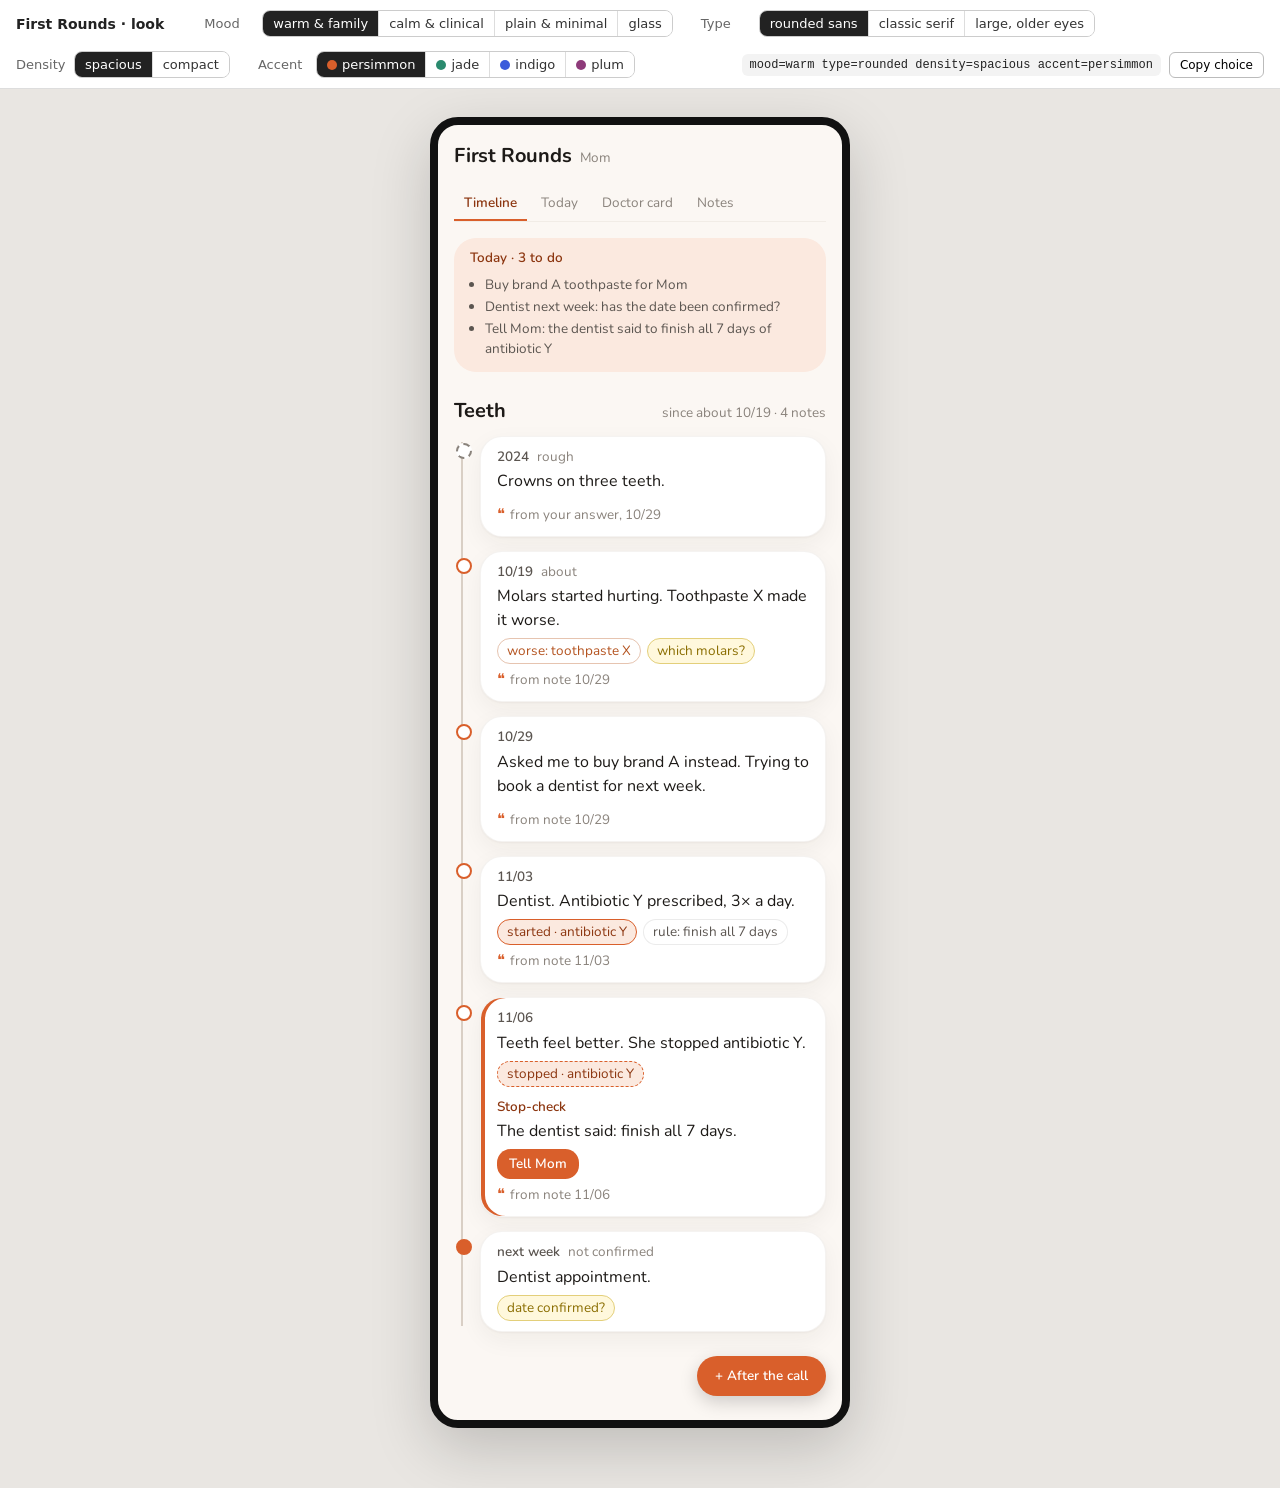
<file: design/look.html>
<!doctype html>
<html lang="en" data-mood="warm" data-type="rounded" data-density="spacious" data-accent="persimmon">
<head>
<meta charset="utf-8">
<meta name="viewport" content="width=device-width, initial-scale=1">
<title>First Rounds — look variants</title>
<link rel="preconnect" href="https://fonts.googleapis.com">
<link href="https://fonts.googleapis.com/css2?family=Nunito:wght@400;600;700&family=Source+Serif+4:ital,wght@0,400;0,600;1,400&family=Atkinson+Hyperlegible:wght@400;700&family=JetBrains+Mono:wght@400&display=swap" rel="stylesheet">
<style>
/* ---------- dimension tokens (each data-attribute sets exactly one group) ---------- */
:root {
  --ink: #1d1a17; --ink-2: #5b5550; --ink-3: #8a837c;
  --ok: #2f7d4f; --warn: #b4531f; --question: #8a6d00;
  --radius: 14px; --card-shadow: 0 1px 2px rgba(40,30,20,.06), 0 6px 20px rgba(40,30,20,.06);
  --bg: #fbf7f3; --surface: #ffffff; --line: #ece4dc; --line-strong: #d9cfc5;
  --font: 'Nunito', system-ui, sans-serif; --font-display: 'Nunito', system-ui, sans-serif;
  --fs: 16px; --fs-sm: 13.5px; --fs-lg: 20px; --lh: 1.5; --weight-head: 700;
  --sp: 16px; --sp-xs: 6px; --sp-sm: 10px; --sp-lg: 24px; --gap: 14px;
  --accent: #d95f2b; --accent-soft: #fbe9df; --accent-ink: #8c3610;
}
/* mood */
html[data-mood="warm"]     { --bg:#fbf7f3; --surface:#fff; --line:rgba(120,90,60,.07); --line-strong:#d9cfc5; --radius:22px; --card-shadow:0 1px 2px rgba(40,30,20,.04),0 8px 24px rgba(40,30,20,.05); --ink:#1d1a17; --ink-2:#5b5550; --ink-3:#8a837c; }
html[data-mood="clinical"] { --bg:#f3f5f7; --surface:#fff; --line:rgba(60,80,100,.08); --line-strong:#c3ccd5; --radius:20px; --card-shadow:0 1px 2px rgba(20,40,60,.03),0 6px 18px rgba(20,40,60,.04); --ink:#15202b; --ink-2:#4b5866; --ink-3:#7c8793; }
html[data-mood="glass"]    { --bg:#eef0f6; --surface:rgba(255,255,255,.55); --line:rgba(255,255,255,.75); --line-strong:rgba(255,255,255,.9); --radius:22px; --card-shadow:0 8px 30px rgba(30,40,80,.10), inset 0 1px 0 rgba(255,255,255,.8); --ink:#1a1d2b; --ink-2:#4a4f63; --ink-3:#7b8094; }
html[data-mood="glass"] .app { position:relative; background: linear-gradient(180deg, #f4f5fa, #e6e9f2); }
html[data-mood="glass"] .app::before { content:""; position:absolute; inset:0; z-index:0; pointer-events:none;
  background:
    radial-gradient(70% 45% at 20% 12%, color-mix(in srgb, var(--accent) 50%, #fff) 0%, color-mix(in srgb, var(--accent) 50%, #fff) 25%, transparent 75%),
    radial-gradient(60% 40% at 85% 40%, color-mix(in srgb, var(--accent) 40%, #ffc98a) 0%, color-mix(in srgb, var(--accent) 40%, #ffc98a) 25%, transparent 75%),
    radial-gradient(75% 45% at 30% 72%, color-mix(in srgb, var(--accent) 55%, #9fe3ff) 0%, color-mix(in srgb, var(--accent) 55%, #9fe3ff) 25%, transparent 75%),
    radial-gradient(60% 40% at 80% 95%, color-mix(in srgb, var(--accent) 70%, #fff) 0%, color-mix(in srgb, var(--accent) 70%, #fff) 25%, transparent 75%); }
html[data-mood="glass"] .app > * { position:relative; z-index:1; }
html[data-mood="glass"] .card { background: rgba(255,255,255,.36); border:1px solid rgba(255,255,255,.65); }
html[data-mood="glass"] .card, html[data-mood="glass"] .today { backdrop-filter: blur(16px) saturate(1.4); -webkit-backdrop-filter: blur(16px) saturate(1.4); }
html[data-mood="glass"] .today { background: color-mix(in srgb, var(--accent-soft) 60%, rgba(255,255,255,.5)); border:1px solid var(--line); box-shadow: var(--card-shadow); }
html[data-mood="glass"] .chip { background: rgba(255,255,255,.5); border-color: rgba(255,255,255,.8); }
html[data-mood="glass"] .quote { background: rgba(255,255,255,.35); }
html[data-mood="glass"] .tl::before { background: rgba(255,255,255,.9); }
html[data-mood="glass"] .e::before { background: rgba(255,255,255,.8); }
html[data-mood="minimal"]  { --bg:#fff; --surface:#fafafa; --line:rgba(0,0,0,.05); --line-strong:#cfcfcf; --radius:20px; --card-shadow:none; --ink:#111; --ink-2:#555; --ink-3:#888; }
/* type */
html[data-type="rounded"] { --font:'Nunito',system-ui,sans-serif; --font-display:'Nunito',system-ui,sans-serif; --fs:16px; --fs-sm:13.5px; --fs-lg:20px; --lh:1.5; --weight-head:700; }
html[data-type="serif"]   { --font:'Source Serif 4',Georgia,serif; --font-display:'Source Serif 4',Georgia,serif; --fs:17px; --fs-sm:14px; --fs-lg:22px; --lh:1.5; --weight-head:600; }
html[data-type="large"]   { --font:'Atkinson Hyperlegible',system-ui,sans-serif; --font-display:'Atkinson Hyperlegible',system-ui,sans-serif; --fs:19px; --fs-sm:16px; --fs-lg:24px; --lh:1.55; --weight-head:700; --ink:#000; --ink-2:#333; --ink-3:#555; --line-strong:#999; }
/* density */
html[data-density="spacious"] { --sp:16px; --sp-xs:6px; --sp-sm:10px; --sp-lg:24px; --gap:14px; }
html[data-density="compact"]  { --sp:10px; --sp-xs:4px; --sp-sm:6px;  --sp-lg:14px; --gap:8px; }
/* accent */
html[data-accent="persimmon"] { --accent:#d95f2b; --accent-soft:#fbe9df; --accent-ink:#8c3610; }
html[data-accent="jade"]      { --accent:#2a8a6e; --accent-soft:#dff1ea; --accent-ink:#135a45; }
html[data-accent="indigo"]    { --accent:#3b5bdb; --accent-soft:#e3e8fb; --accent-ink:#22378f; }
html[data-accent="plum"]      { --accent:#8e3b7a; --accent-soft:#f3e3ef; --accent-ink:#5c2450; }

/* ---------- page chrome (the review tool, not the app) ---------- */
* { box-sizing: border-box; }
body { margin:0; background:#e9e6e2; font-family: system-ui, sans-serif; color:#222; }
.controls { position:sticky; top:0; z-index:5; background:#fff; border-bottom:1px solid #ddd; padding:10px 16px; display:flex; flex-wrap:wrap; gap:14px 28px; align-items:center; font-size:13px; }
.controls h1 { font-size:14px; margin:0 12px 0 0; font-weight:600; }
.dim { display:flex; align-items:center; gap:6px; }
.dim span.lbl { color:#666; min-width:52px; }
.seg { display:inline-flex; border:1px solid #ccc; border-radius:8px; overflow:hidden; }
.seg button { border:0; background:#fff; padding:5px 10px; cursor:pointer; font:inherit; color:#333; border-right:1px solid #ddd; }
.seg button:last-child { border-right:0; }
.seg button[aria-pressed="true"] { background:#222; color:#fff; }
.swatch { display:inline-block; width:10px; height:10px; border-radius:50%; margin-right:5px; vertical-align:-1px; }
.choice { margin-left:auto; display:flex; gap:8px; align-items:center; }
.choice code { background:#f3f3f3; padding:4px 8px; border-radius:6px; font-size:12px; }
.choice button { font:inherit; font-size:12px; padding:5px 10px; border:1px solid #bbb; background:#fff; border-radius:6px; cursor:pointer; }
.stage { display:flex; justify-content:center; padding:28px 16px 60px; }
.phone { width:min(420px, 100%); background:var(--bg); border-radius:28px; box-shadow:0 20px 60px rgba(0,0,0,.18); overflow:hidden; border:8px solid #111; }

/* ---------- the app screen ---------- */
.app { font-family:var(--font); font-size:var(--fs); line-height:var(--lh); color:var(--ink); padding: var(--sp) var(--sp) var(--sp-lg); min-height:760px; }
.topbar { display:flex; align-items:baseline; justify-content:space-between; margin-bottom:var(--sp); }
.brand { font-family:var(--font-display); font-weight:var(--weight-head); font-size:var(--fs-lg); letter-spacing:-.01em; }
.brand small { font-weight:400; color:var(--ink-3); font-size:var(--fs-sm); margin-left:8px; }
.tabs { display:flex; gap:4px; margin-bottom:var(--sp); border-bottom:1px solid var(--line); }
.tabs a { text-decoration:none; color:var(--ink-3); padding:var(--sp-xs) var(--sp-sm); font-size:var(--fs-sm); border-bottom:2px solid transparent; }
.tabs a.on { color:var(--accent-ink); border-bottom-color:var(--accent); font-weight:600; }
.today { background:var(--accent-soft); border-radius:var(--radius); padding:var(--sp-sm) var(--sp); margin-bottom:var(--sp-lg); }
.today .h { font-size:var(--fs-sm); color:var(--accent-ink); font-weight:600; margin-bottom:var(--sp-xs); }
.today ul { margin:0; padding-left:1.1em; font-size:var(--fs-sm); color:var(--ink-2); }
.today li { margin:2px 0; }
.problem { display:flex; align-items:baseline; justify-content:space-between; margin-bottom:var(--sp-sm); }
.problem h2 { font-family:var(--font-display); font-weight:var(--weight-head); font-size:var(--fs-lg); margin:0; }
.problem .since { color:var(--ink-3); font-size:var(--fs-sm); }
.tl { position:relative; margin:0; padding:0; list-style:none; }
.tl::before { content:""; position:absolute; left:7px; top:6px; bottom:6px; width:2px; background:var(--line-strong); }
.e { position:relative; padding-left:26px; margin-bottom:var(--gap); }
.e::before { content:""; position:absolute; left:2px; top:.45em; width:12px; height:12px; border-radius:50%; background:var(--surface); border:2px solid var(--accent); }
.e.rough::before { border-style:dashed; border-color:var(--ink-3); }
.e.future::before { background:var(--accent); }
.card { background:var(--surface); border:1px solid var(--line); border-radius:var(--radius); box-shadow:var(--card-shadow); padding:var(--sp-sm) var(--sp); }
html[data-mood="minimal"] .card { border-color:transparent; }
.date { font-size:var(--fs-sm); color:var(--ink-3); display:flex; gap:8px; align-items:baseline; }
.date b { color:var(--ink-2); font-weight:600; }
.what { margin:2px 0 var(--sp-xs); }
.chips { display:flex; flex-wrap:wrap; gap:6px; margin-top:var(--sp-xs); }
.chip { font-size:var(--fs-sm); padding:2px 9px; border-radius:999px; border:1px solid rgba(0,0,0,.08); color:var(--ink-2); background:var(--surface); }
.chip.med { border-color:var(--accent); color:var(--accent-ink); background:var(--accent-soft); }
.chip.med.stop { border-style:dashed; }
.chip.q { border-color:#e3cf7a; background:#fff8dc; color:var(--question); }
.chip.worse { color:var(--warn); border-color:#e6c4b0; }
.src { display:inline-flex; align-items:center; gap:5px; font-size:var(--fs-sm); color:var(--ink-3); background:transparent; border:0; padding:0; cursor:pointer; font-family:inherit; margin-top:var(--sp-xs); }
.src::before { content:"❝"; color:var(--accent); font-size:1.1em; line-height:1; }
.src[aria-expanded="true"] + .quote { display:block; }
.quote { display:none; margin:var(--sp-xs) 0 0; padding:var(--sp-xs) var(--sp-sm); border-left:3px solid var(--accent); background:var(--bg); color:var(--ink-2); font-size:var(--fs-sm); font-style:italic; }
html[data-mood="minimal"] .quote { background:transparent; }
.stopcheck { box-shadow: inset 4px 0 0 var(--accent), var(--card-shadow); }
.stopcheck .h { font-weight:600; color:var(--accent-ink); font-size:var(--fs-sm); margin-bottom:2px; }
.stopcheck .rule { font-size:var(--fs); }
.stopcheck .act { border-radius:999px; display:inline-block; margin-top:var(--sp-xs); font-size:var(--fs-sm); font-weight:600; color:var(--surface); background:var(--accent); padding:5px 12px; border-radius:calc(var(--radius) / 1.6); text-decoration:none; }
.fab { position:sticky; bottom:12px; margin:var(--sp-lg) 0 0 auto; width:max-content; display:block; background:var(--accent); color:#fff; font-weight:600; text-decoration:none; padding:10px 18px; border-radius:999px; box-shadow:0 6px 18px rgba(0,0,0,.18); font-size:var(--fs-sm); }
@media (prefers-reduced-motion: no-preference) { .card, .today, .chip, .app { transition: background-color .25s, border-radius .25s, padding .2s; } }
:focus-visible { outline:3px solid var(--accent); outline-offset:2px; }
</style>
</head>
<body>
<div class="controls" role="toolbar" aria-label="Look dimensions">
  <h1>First Rounds · look</h1>
  <div class="dim"><span class="lbl">Mood</span><div class="seg" data-dim="mood">
    <button data-v="warm">warm &amp; family</button><button data-v="clinical">calm &amp; clinical</button><button data-v="minimal">plain &amp; minimal</button><button data-v="glass">glass</button></div></div>
  <div class="dim"><span class="lbl">Type</span><div class="seg" data-dim="type">
    <button data-v="rounded">rounded sans</button><button data-v="serif">classic serif</button><button data-v="large">large, older eyes</button></div></div>
  <div class="dim"><span class="lbl">Density</span><div class="seg" data-dim="density">
    <button data-v="spacious">spacious</button><button data-v="compact">compact</button></div></div>
  <div class="dim"><span class="lbl">Accent</span><div class="seg" data-dim="accent">
    <button data-v="persimmon"><i class="swatch" style="background:#d95f2b"></i>persimmon</button>
    <button data-v="jade"><i class="swatch" style="background:#2a8a6e"></i>jade</button>
    <button data-v="indigo"><i class="swatch" style="background:#3b5bdb"></i>indigo</button>
    <button data-v="plum"><i class="swatch" style="background:#8e3b7a"></i>plum</button></div></div>
  <div class="choice"><code id="choice"></code><button id="copy">Copy choice</button></div>
</div>

<div class="stage">
<div class="phone"><div class="app">
  <div class="topbar"><div class="brand">First Rounds<small>Mom</small></div></div>
  <nav class="tabs"><a href="#" class="on">Timeline</a><a href="#">Today</a><a href="#">Doctor card</a><a href="#">Notes</a></nav>

  <section class="today">
    <div class="h">Today · 3 to do</div>
    <ul>
      <li>Buy brand A toothpaste for Mom</li>
      <li>Dentist next week: has the date been confirmed?</li>
      <li>Tell Mom: the dentist said to finish all 7 days of antibiotic Y</li>
    </ul>
  </section>

  <div class="problem"><h2>Teeth</h2><span class="since">since about 10/19 · 4 notes</span></div>

  <ol class="tl">
    <li class="e rough"><div class="card">
      <div class="date"><b>2024</b> rough</div>
      <div class="what">Crowns on three teeth.</div>
      <button class="src" aria-expanded="false">from your answer, 10/29</button>
      <p class="quote">“crowns in 2024, I don’t know which teeth”</p>
    </div></li>

    <li class="e"><div class="card">
      <div class="date"><b>10/19</b> about</div>
      <div class="what">Molars started hurting. Toothpaste X made it worse.</div>
      <div class="chips"><span class="chip worse">worse: toothpaste X</span><span class="chip q">which molars?</span></div>
      <button class="src" aria-expanded="false">from note 10/29</button>
      <p class="quote">“her molars have been hurting for a week. She tried toothpaste X but it only made it worse”</p>
    </div></li>

    <li class="e"><div class="card">
      <div class="date"><b>10/29</b></div>
      <div class="what">Asked me to buy brand A instead. Trying to book a dentist for next week.</div>
      <button class="src" aria-expanded="false">from note 10/29</button>
      <p class="quote">“She asked me to buy brand A instead. She is trying to book an appointment for next week”</p>
    </div></li>

    <li class="e"><div class="card">
      <div class="date"><b>11/03</b></div>
      <div class="what">Dentist. Antibiotic Y prescribed, 3× a day.</div>
      <div class="chips"><span class="chip med">started · antibiotic Y</span><span class="chip">rule: finish all 7 days</span></div>
      <button class="src" aria-expanded="false">from note 11/03</button>
      <p class="quote">“dentist gave her antibiotic Y, three times a day, said finish all 7 days”</p>
    </div></li>

    <li class="e"><div class="card stopcheck">
      <div class="date"><b>11/06</b></div>
      <div class="what">Teeth feel better. She stopped antibiotic Y.</div>
      <div class="chips"><span class="chip med stop">stopped · antibiotic Y</span></div>
      <div class="h" style="margin-top:var(--sp-sm)">Stop-check</div>
      <div class="rule">The dentist said: finish all 7 days.</div>
      <a class="act" href="#">Tell Mom</a>
      <br><button class="src" aria-expanded="false">from note 11/06</button>
      <p class="quote">“teeth feel better, she stopped Y”</p>
    </div></li>

    <li class="e future"><div class="card">
      <div class="date"><b>next week</b> not confirmed</div>
      <div class="what">Dentist appointment.</div>
      <div class="chips"><span class="chip q">date confirmed?</span></div>
    </div></li>
  </ol>

  <a class="fab" href="#">+ After the call</a>
</div></div>
</div>

<script>
(function(){
  const html = document.documentElement, dims = ["mood","type","density","accent"];
  const KEY = "fr_look_choice";
  try { const saved = JSON.parse(localStorage.getItem(KEY) || "null"); if (saved) dims.forEach(d => saved[d] && html.setAttribute("data-"+d, saved[d])); } catch(e){}
  function paint(){
    const c = {}; dims.forEach(d => c[d] = html.getAttribute("data-"+d));
    document.querySelectorAll(".seg").forEach(seg => {
      const d = seg.dataset.dim;
      seg.querySelectorAll("button").forEach(b => b.setAttribute("aria-pressed", b.dataset.v === c[d] ? "true" : "false"));
    });
    document.getElementById("choice").textContent = dims.map(d => d + "=" + c[d]).join("  ");
    try { localStorage.setItem(KEY, JSON.stringify(c)); } catch(e){}
  }
  document.querySelectorAll(".seg button").forEach(b => b.addEventListener("click", () => { html.setAttribute("data-"+b.closest(".seg").dataset.dim, b.dataset.v); paint(); }));
  document.getElementById("copy").addEventListener("click", () => { navigator.clipboard && navigator.clipboard.writeText(document.getElementById("choice").textContent); });
  document.querySelectorAll(".src").forEach(b => b.addEventListener("click", () => b.setAttribute("aria-expanded", b.getAttribute("aria-expanded") !== "true")));
  paint();
})();
</script>
</body>
</html>
</file>
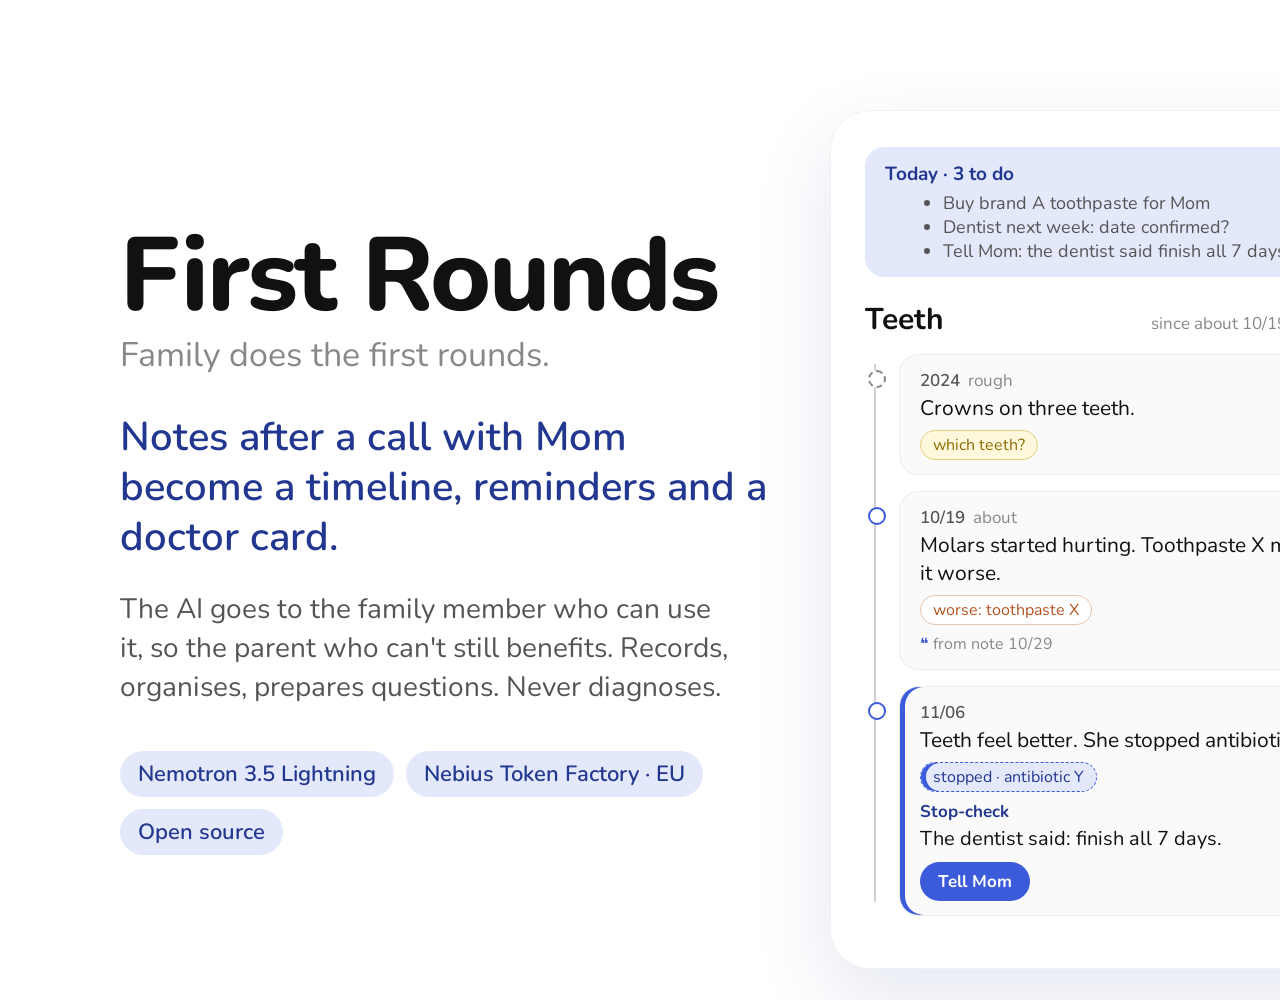
<file: design/thumbnail/thumbnail.html>
<!doctype html>
<html lang="en"><head><meta charset="utf-8">
<link href="https://fonts.googleapis.com/css2?family=Nunito:wght@400;600;700;800&display=swap" rel="stylesheet">
<style>
  :root { --bg:#fff; --surface:#fafafa; --line:rgba(0,0,0,.05); --rail:#cfcfcf; --ink:#111; --ink-2:#555; --ink-3:#888;
          --accent:#3b5bdb; --accent-soft:#e3e8fb; --accent-ink:#22378f; --q:#8a6d00; --qbg:#fff8dc; --qline:#e3cf7a; --warn:#b4531f; --warnline:#e6c4b0; }
  * { box-sizing:border-box; margin:0; }
  html, body { width:1500px; height:1000px; background:var(--bg); font-family:'Nunito', system-ui, sans-serif; color:var(--ink); overflow:hidden; }
  .wrap { display:grid; grid-template-columns: 1fr 560px; gap:60px; padding:110px 110px 110px 120px; height:100%; align-items:center; }
  .brand { font-size:104px; font-weight:800; letter-spacing:-.02em; line-height:1; }
  .brand small { display:block; font-size:34px; font-weight:400; color:var(--ink-3); margin-top:10px; letter-spacing:0; }
  .tag { font-size:40px; font-weight:600; color:var(--accent-ink); margin-top:40px; line-height:1.25; }
  .sub { font-size:28px; color:var(--ink-2); margin-top:28px; line-height:1.4; max-width:620px; }
  .pills { display:flex; gap:12px; margin-top:44px; flex-wrap:wrap; }
  .pill { font-size:22px; font-weight:600; padding:8px 18px; border-radius:999px; background:var(--accent-soft); color:var(--accent-ink); }
  .phone { background:var(--bg); border:1px solid var(--line); border-radius:40px; box-shadow:0 30px 80px rgba(34,55,143,.12); padding:36px 34px; }
  .today { background:var(--accent-soft); border-radius:20px; padding:14px 20px; margin-bottom:22px; }
  .today .h { font-size:19px; font-weight:700; color:var(--accent-ink); margin-bottom:4px; }
  .today li { font-size:18px; color:var(--ink-2); margin-left:18px; }
  h2 { font-size:30px; font-weight:700; margin:6px 0 14px; display:flex; justify-content:space-between; align-items:baseline; }
  h2 span { font-size:17px; color:var(--ink-3); font-weight:400; }
  .tl { position:relative; list-style:none; padding:0; }
  .tl::before { content:""; position:absolute; left:9px; top:10px; bottom:14px; width:2px; background:var(--rail); }
  .e { position:relative; padding-left:34px; margin-bottom:16px; }
  .e::before { content:""; position:absolute; left:3px; top:16px; width:14px; height:14px; border-radius:50%; background:#fff; border:2.5px solid var(--accent); }
  .e.rough::before { border-style:dashed; border-color:var(--ink-3); }
  .card { background:var(--surface); border:1px solid var(--line); border-radius:20px; padding:14px 20px; }
  .date { font-size:17px; color:var(--ink-2); font-weight:600; } .date i { font-style:normal; color:var(--ink-3); font-weight:400; margin-left:8px; }
  .what { font-size:21px; margin:2px 0 8px; }
  .chips { display:flex; gap:8px; flex-wrap:wrap; }
  .chip { font-size:16px; padding:3px 12px; border-radius:999px; border:1px solid rgba(0,0,0,.08); color:var(--ink-2); background:#fff; }
  .chip.med { border-color:var(--accent); color:var(--accent-ink); background:var(--accent-soft); }
  .chip.stop { border-style:dashed; }
  .chip.q { border-color:var(--qline); background:var(--qbg); color:var(--q); }
  .chip.worse { color:var(--warn); border-color:var(--warnline); }
  .src { font-size:16px; color:var(--ink-3); margin-top:8px; } .src::before { content:"❝ "; color:var(--accent); }
  .stop { box-shadow: inset 5px 0 0 var(--accent); }
  .stop .h { font-size:17px; font-weight:700; color:var(--accent-ink); margin-top:8px; }
  .stop .rule { font-size:20px; margin:2px 0 10px; }
  .btn { display:inline-block; background:var(--accent); color:#fff; font-weight:700; font-size:17px; padding:8px 18px; border-radius:999px; }
</style></head>
<body><div class="wrap">
  <div>
    <div class="brand">First Rounds<small>Family does the first rounds.</small></div>
    <div class="tag">Notes after a call with Mom become a timeline, reminders and a doctor card.</div>
    <div class="sub">The AI goes to the family member who can use it, so the parent who can't still benefits. Records, organises, prepares questions. Never diagnoses.</div>
    <div class="pills"><span class="pill">Nemotron 3.5 Lightning</span><span class="pill">Nebius Token Factory · EU</span><span class="pill">Open source</span></div>
  </div>
  <div class="phone">
    <div class="today"><div class="h">Today · 3 to do</div><ul><li>Buy brand A toothpaste for Mom</li><li>Dentist next week: date confirmed?</li><li>Tell Mom: the dentist said finish all 7 days</li></ul></div>
    <h2>Teeth <span>since about 10/19 · 4 notes</span></h2>
    <ul class="tl">
      <li class="e rough"><div class="card"><div class="date">2024<i>rough</i></div><div class="what">Crowns on three teeth.</div><div class="chips"><span class="chip q">which teeth?</span></div></div></li>
      <li class="e"><div class="card"><div class="date">10/19<i>about</i></div><div class="what">Molars started hurting. Toothpaste X made it worse.</div><div class="chips"><span class="chip worse">worse: toothpaste X</span></div><div class="src">from note 10/29</div></div></li>
      <li class="e"><div class="card stop"><div class="date">11/06</div><div class="what">Teeth feel better. She stopped antibiotic Y.</div><div class="chips"><span class="chip med stop">stopped · antibiotic Y</span></div><div class="h">Stop-check</div><div class="rule">The dentist said: finish all 7 days.</div><span class="btn">Tell Mom</span></div></li>
    </ul>
  </div>
</div></body></html>
</file>
